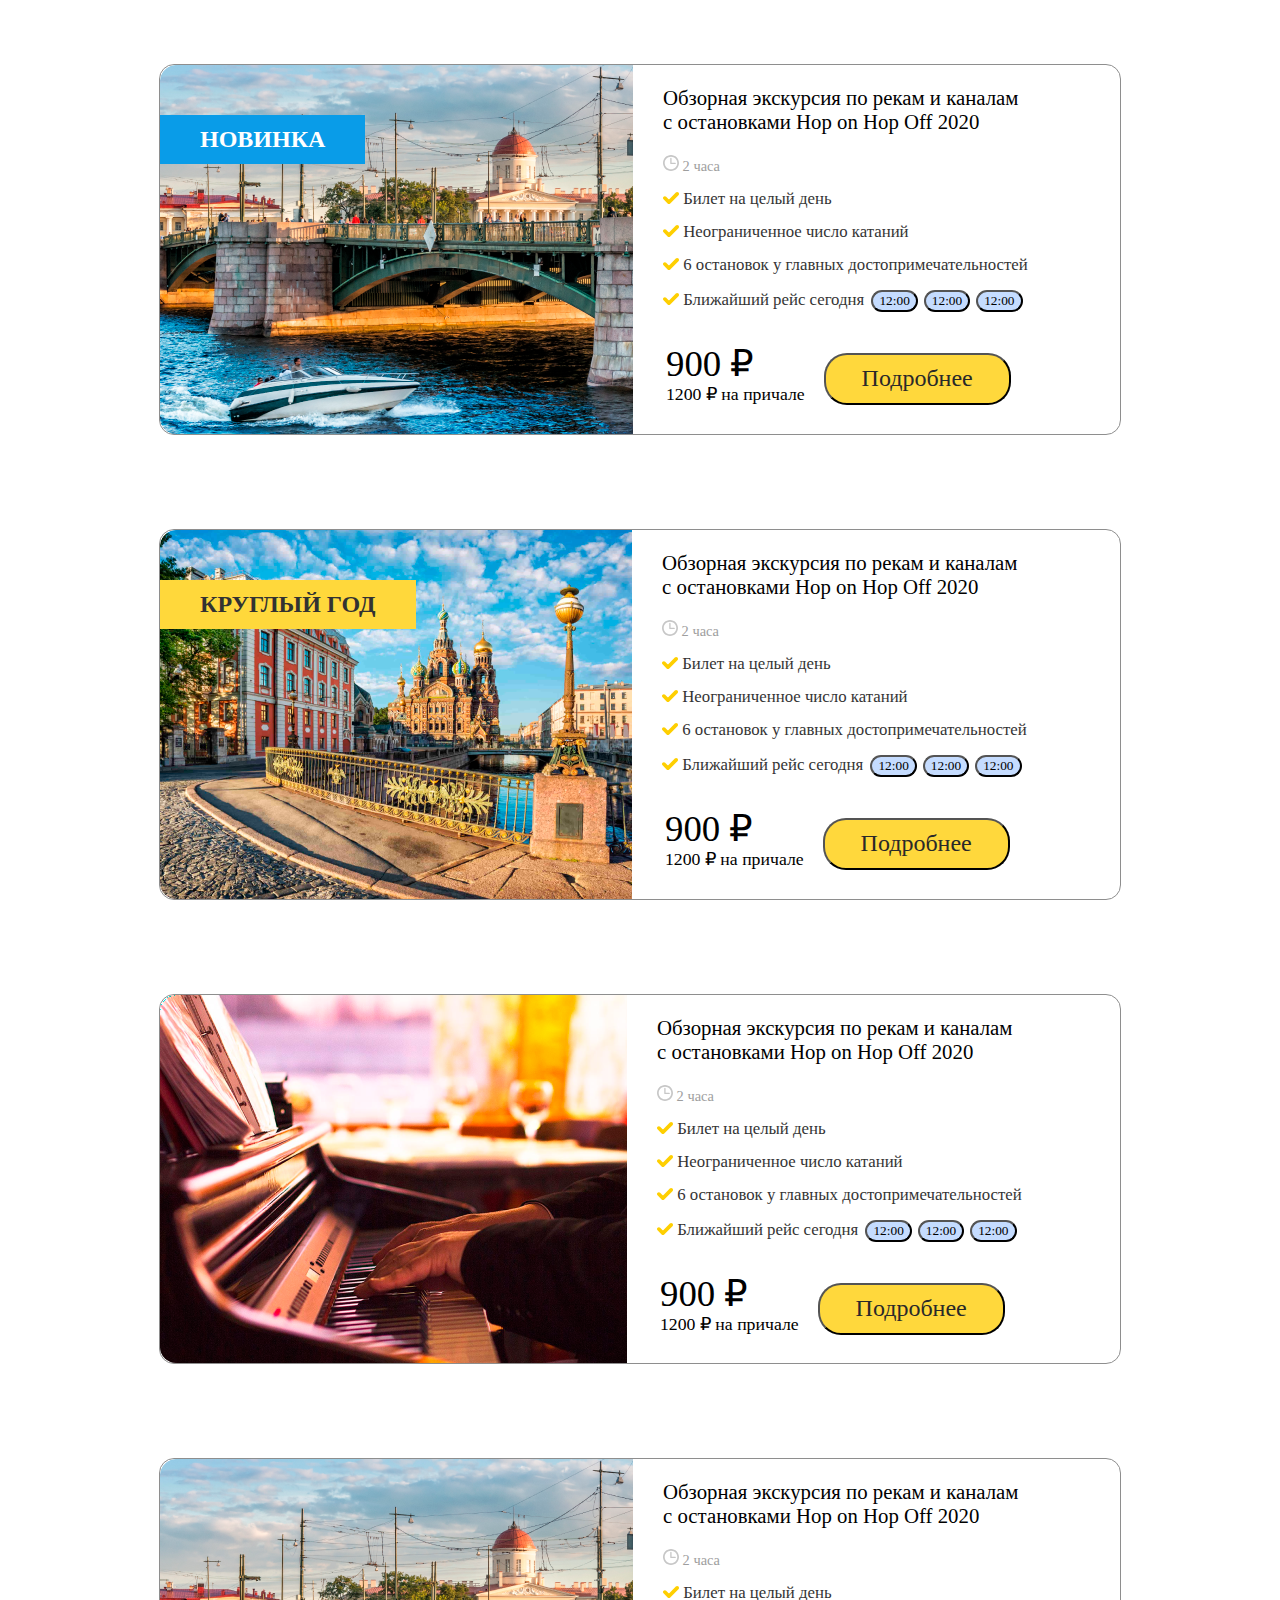
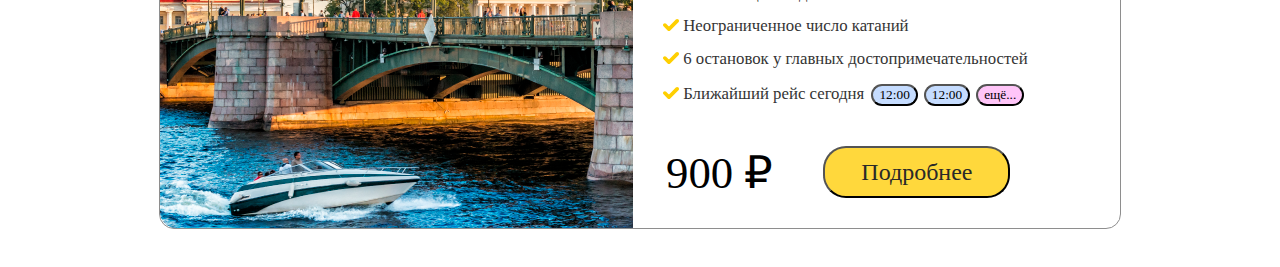
<file: images/index.html>
<!DOCTYPE html>
<html lang="ru">

<head>
  <meta charset="UTF-8">
  <meta http-equiv="X-UA-Compatible" content="IE=edge">
  <meta name="viewport" content="width=device-width, initial-scale=1.0">
  <link rel="stylesheet" href="index.css">
  <title>test</title>
</head>

<body>
  <div class="flexbox-container">
    <div class="flexbox-item">
      <div class="container">
        <img src="images/pic1.png" class="img">
        <div class="text-block">
          <p>НОВИНКА</p>
        </div>
      </div>
      <div>
        <p class="time-ver"><img src="images/clock.svg" class="img-tick"> 2 часа</p>
        <p class="header">Обзорная экскурсия по рекам и каналам <br />
          с остановками Hop on Hop Off 2020</p>
        <p class="time-hor"><img src="images/clock.svg" class="img-tick"> 2 часа</p>
        <p class="tick"><img src="images/tick.svg" class="img-tick"> Билет на целый день</p>
        <p class="tick"><img src="images/tick.svg" class="img-tick"> Неограниченное число катаний</p>
        <p class="tick"><img src="images/tick.svg" class="img-tick"> 6 остановок у главных достопримечательностей</p>
        <p class="tick"><img src="images/tick.svg" class="img-tick"> Ближайший рейс сегодня
          <button class="btn-time">12:00</button><button class="btn-time">12:00</button><button
            class="btn-time">12:00</button>
        </p>
        <table>
          <tbody>
            <tr>
              <td class="price">
                900 &#8381 <br />
                <small><small><small><small>1200 &#8381 на причале</small></small></small></small>
              </td>
              <td>
                <button class="btn-detail">Подробнее</button>
              </td>
            </tr>
          </tbody>
        </table>
      </div>
    </div>
  </div>

  <div class="flexbox-container">
    <div class="flexbox-item">
      <div class="container">
        <img src="images/pic2.png" class="img">
        <div class="text-block" style="background-color: #FFD83B; color: #323232;">
          <p>КРУГЛЫЙ ГОД</p>
        </div>
      </div>
      <div>
        <p class="time-ver"><img src="images/clock.svg" class="img-tick"> 2 часа</p>
        <p class="header">Обзорная экскурсия по рекам и каналам <br />
          с остановками Hop on Hop Off 2020</p>
        <p class="time-hor"><img src="images/clock.svg" class="img-tick"> 2 часа</p>
        <p class="tick"><img src="images/tick.svg" class="img-tick"> Билет на целый день</p>
        <p class="tick"><img src="images/tick.svg" class="img-tick"> Неограниченное число катаний</p>
        <p class="tick"><img src="images/tick.svg" class="img-tick"> 6 остановок у главных достопримечательностей</p>
        <p class="tick"><img src="images/tick.svg" class="img-tick"> Ближайший рейс сегодня
          <button class="btn-time">12:00</button><button class="btn-time">12:00</button><button
            class="btn-time">12:00</button>
        </p>
        <table>
          <tbody>
            <tr>
              <td class="price">
                900 &#8381 <br />
                <small><small><small><small>1200 &#8381 на причале</small></small></small></small>
              </td>
              <td>
                <button class="btn-detail">Подробнее</button>
              </td>
            </tr>
          </tbody>
        </table>
      </div>
    </div>
  </div>

  <div class="flexbox-container">
    <div class="flexbox-item">
      <div class="container">
        <img src="images/pic3.png" class="img">
      </div>
      <div>
        <p class="time-ver"><img src="images/clock.svg" class="img-tick"> 2 часа</p>
        <p class="header">Обзорная экскурсия по рекам и каналам <br />
          с остановками Hop on Hop Off 2020</p>
        <p class="time-hor"><img src="images/clock.svg" class="img-tick"> 2 часа</p>
        <p class="tick"><img src="images/tick.svg" class="img-tick"> Билет на целый день</p>
        <p class="tick"><img src="images/tick.svg" class="img-tick"> Неограниченное число катаний</p>
        <p class="tick"><img src="images/tick.svg" class="img-tick"> 6 остановок у главных достопримечательностей</p>
        <p class="tick"><img src="images/tick.svg" class="img-tick"> Ближайший рейс сегодня
          <button class="btn-time">12:00</button><button class="btn-time">12:00</button><button
            class="btn-time">12:00</button>
        </p>
        <table>
          <tbody>
            <tr>
              <td class="price">
                900 &#8381 <br />
                <small><small><small><small>1200 &#8381 на причале</small></small></small></small>
              </td>
              <td>
                <button class="btn-detail">Подробнее</button>
              </td>
            </tr>
          </tbody>
        </table>
      </div>
    </div>
  </div>

  <div class="flexbox-container">
    <div class="flexbox-item">
      <div class="container">
        <img src="images/pic1.png" class="img">
      </div>
      <div>
        <p class="time-ver"><img src="images/clock.svg" class="img-tick"> 2 часа</p>
        <p class="header">Обзорная экскурсия по рекам и каналам <br />
          с остановками Hop on Hop Off 2020</p>
        <p class="time-hor"><img src="images/clock.svg" class="img-tick"> 2 часа</p>
        <p class="tick"><img src="images/tick.svg" class="img-tick"> Билет на целый день</p>
        <p class="tick"><img src="images/tick.svg" class="img-tick"> Неограниченное число катаний</p>
        <p class="tick"><img src="images/tick.svg" class="img-tick"> 6 остановок у главных достопримечательностей</p>
        <p class="tick"><img src="images/tick.svg" class="img-tick"> Ближайший рейс сегодня
          <button class="btn-time">12:00</button><button class="btn-time">12:00</button><span id="expand"><button onclick="showMore()" id="btn" class="btn-more">ещё...</button></span><span id="more"><button class="btn-time">12:00</button><button class="btn-time">14:00</button><button class="btn-time">14:00</button><button class="btn-time">14:00</button><button onclick="showMore()" id="btn" class="btn-more">закрыть</button></span> 
        </p>
        <table>
          <tbody>
            <tr>
              <td class="one-price">
                900 &#8381 
              </td>
              <td>
                <button class="btn-detail">Подробнее</button>
              </td>
            </tr>
          </tbody>
        </table>
      </div>
    </div>
  </div>
  <script>
    function showMore() {
      const expand = document.getElementById("expand");
      const moreText = document.getElementById("more");
      const btnText = document.getElementById("btn");
    
      if (expand.style.display === "none") {
        expand.style.display = "inline";
        btnText.innerHTML = "ещё..."; 
        moreText.style.display = "none";
      } else {
        expand.style.display = "none";
        moreText.style.display = "inline";
      }
    }
    </script>
</body>

</html>
</file>
<file: images/index.css>
.flexbox-container {
  display: flex;
  justify-content: center;
  margin-top: 5vw;
}

#more {
  display: none;
}

@media screen and (min-width:970px) {
  .flexbox-item {
    max-width: 960px;
    height: auto;
    flex-grow: 1;
    border: 0.5px solid #8E8E8E;
    border-radius: 15px;
    margin-bottom: 30px;
  }

  .container {
    position: relative;
  }

  .text-block {
    position: absolute;
    margin-top: 50px;
    background-color: #099CE8;
    font-family: 'Open Sans';
    font-style: normal;
    font-weight: 600;
    font-size: 1.5rem;
    line-height: 1px;
    color: white;
    padding-left: 40px;
    padding-right: 40px;
  }

  .img {
    float: left;
    max-width: 100%;
    margin-right: 30px;
    border-radius: 16px 0px 0px 16px;
  }

  .img-tick {
    width: 16px;
    height: auto;
  }

  p.header {
    position: relative;
    margin-right: 20px;
    font-family: 'Open Sans';
    font-style: normal;
    font-weight: 400;
    font-size: 1.3rem;
    color: #000000;
  }

  p.time-hor {
    position: relative;
    font-family: 'Open Sans';
    font-style: normal;
    font-weight: 400;
    font-size: 0.9rem;
    color: #9E9E9E;
  }

  p.time-ver {
    display: none;
  }

  .tick {
    position: relative;
    font-family: 'Open Sans';
    font-style: normal;
    font-weight: 400;
    font-size: 1.05rem;
    line-height: 1rem;
    color: #343434;
  }

  .btn-time {
    font-family: 'Open Sans';
    margin-left: 3px;
    margin-right: 3px;
    background: #C5DCFF;
    border-radius: 11px;
  }

  .btn-more {
    font-family: 'Open Sans';
    margin-left: 3px;
    margin-right: 3px;
    background: #ffc5f8;
    border-radius: 11px;
  }

  table {
    margin-top: 37px;
  }

  .price {
    font-family: 'Open Sans';
    font-size: 2.3rem;
    line-height: 1.5rem;
  }
  .one-price {
    font-family: 'Open Sans';
    font-size: 2.8rem;
    padding-right: 2rem;
  }

  .btn-detail {
    position: relative;
    width: 187px;
    height: 52px;
    font-family: 'Open Sans';
    font-style: normal;
    font-weight: 400;
    font-size: 1.5rem;
    margin-left: 15px;
    color: #292929;
    background: #FFD83C;
    border-radius: 23px;
  }
}

@media screen and (min-width: 651px) and (max-width:969px) {
  .flexbox-item {
    max-width: 950px;
    height: auto;
    flex-grow: 1;
    border: 0.5px solid #8E8E8E;
    border-radius: 15px;
  }

  .container {
    position: relative;
  }

  .text-block {
    position: absolute;
    margin-top: 5vw;
    background-color: #099CE8;
    font-family: 'Open Sans';
    font-style: normal;
    font-weight: 600;
    font-size: 2.5vw;
    line-height: 1px;
    color: white;
    padding-left: 40px;
    padding-right: 40px;
  }

  .img {
    float: left;
    max-width: 50%;
    height: auto;
    margin-right: 2vw;
    border-radius: 16px 0px 0px 16px;
  }

  .img-tick {
    width: 1.5vw;
    height: auto;
  }

  p.header {
    position: relative;
    margin-right: 1vw;
    font-family: 'Open Sans';
    font-style: normal;
    font-weight: 400;
    font-size: 2.2vw;
    color: #000000;
  }

  p.time-hor {
    position: relative;
    font-family: 'Open Sans';
    font-style: normal;
    font-weight: 400;
    font-size: 1.5vw;
    color: #9E9E9E;
  }

  p.time-ver {
    display: none;
  }

  .tick {
    position: relative;
    font-family: 'Open Sans';
    font-style: normal;
    font-weight: 400;
    font-size: 1.8vw;
    line-height: 0.8vw;
    color: #343434;
  }

  .btn-time {
    margin-left: 0.5vw;
    margin-right: 0.5vw;
    background: #C5DCFF;
    border-radius: 11px;
    font-size: 1.2vw;
  }

  .btn-more {
    margin-left: 0.5vw;
    margin-right: 0.5vw;
    background: #ffc5f8;
    border-radius: 11px;
    font-size: 1.2vw;
  }

  table {
    margin-top: 4vw;
  }

  .price {
    font-family: Open Sans;
    font-size: 3.5vw;
    line-height: 2.5vw;
  }

  .one-price {
    font-family: 'Open Sans';
    font-size: 4.5vw;
    padding-right: 2vw;
  }

  .btn-detail {
    position: relative;
    padding: 1.2vw 3.2vw 1.2vw 3.2vw;
    font-family: 'Open Sans';
    font-style: normal;
    font-weight: 400;
    font-size: 2.5vw;
    margin-left: 4vw;
    color: #292929;
    background: #FFD83C;
    border-radius: 23px;
  }
}

@media screen and (max-width:650px) {
  .flexbox-item {
    max-width: 600px;
    height: auto;
    flex-grow: 1;
    border: 0.5px solid #8E8E8E;
    border-radius: 15px;
  }

  .container {
    position: relative;
  }

  .text-block {
    position: absolute;
    margin-top: -60vw;
    background-color: #099CE8;
    font-family: 'Open Sans';
    font-style: normal;
    font-weight: 600;
    font-size: 4.5vw;
    line-height: 1px;
    color: white;
    padding-left: 7vw;
    padding-right: 7vw;
  }

  .img {
    width: 100%;
    border-radius: 16px 16px 0px 0px;
  }

  .img-tick {
    width: 2.2vw;
    height: auto;
    margin-left: 4vw;
  }

  p.header {
    position: relative;
    margin-left: 4vw;
    font-family: 'Open Sans';
    font-style: normal;
    font-weight: 400;
    font-size: 3.5vw;
    color: #000000;
  }

  p.time-hor {
    display: none;
  }

  p.time-ver {
    position: relative;
    font-family: 'Open Sans';
    font-style: normal;
    font-weight: 400;
    font-size: 2.5vw;
    color: #9E9E9E;
  }

  .tick {
    position: relative;
    font-family: 'Open Sans';
    font-style: normal;
    font-weight: 400;
    font-size: 2.8vw;
    line-height: 1.8vw;
    color: #343434;
  }

  .btn-time {
    margin-left: 1vw;
    margin-right: 1vw;
    font-family: 'Open Sans';
    background: #C5DCFF;
    border-radius: 11px;
    font-size: 2vw;
  }
  .btn-more {
    margin-left: 1vw;
    margin-right: 1vw;
    font-family: 'Open Sans';
    background: #ffc5f8;
    border-radius: 11px;
    font-size: 2vw;
  }

  table {
    margin: 7vw 0vw 5vw 7vw;
  }

  .price {
    font-family: Open Sans;
    font-size: 5vw;
    line-height: 3.5vw;
  }

  .one-price {
    font-family: 'Open Sans';
    font-size: 7vw;
    padding-right: 2vw;
  }

  .btn-detail {
    position: relative;
    padding: 2.2vw 8vw 2.2vw 8vw;
    font-family: 'Open Sans';
    font-style: normal;
    font-weight: 400;
    font-size: 4.5vw;
    margin-left: 10vw;
    color: #292929;
    background: #FFD83C;
    border-radius: 23px;
  }
}
</file>
